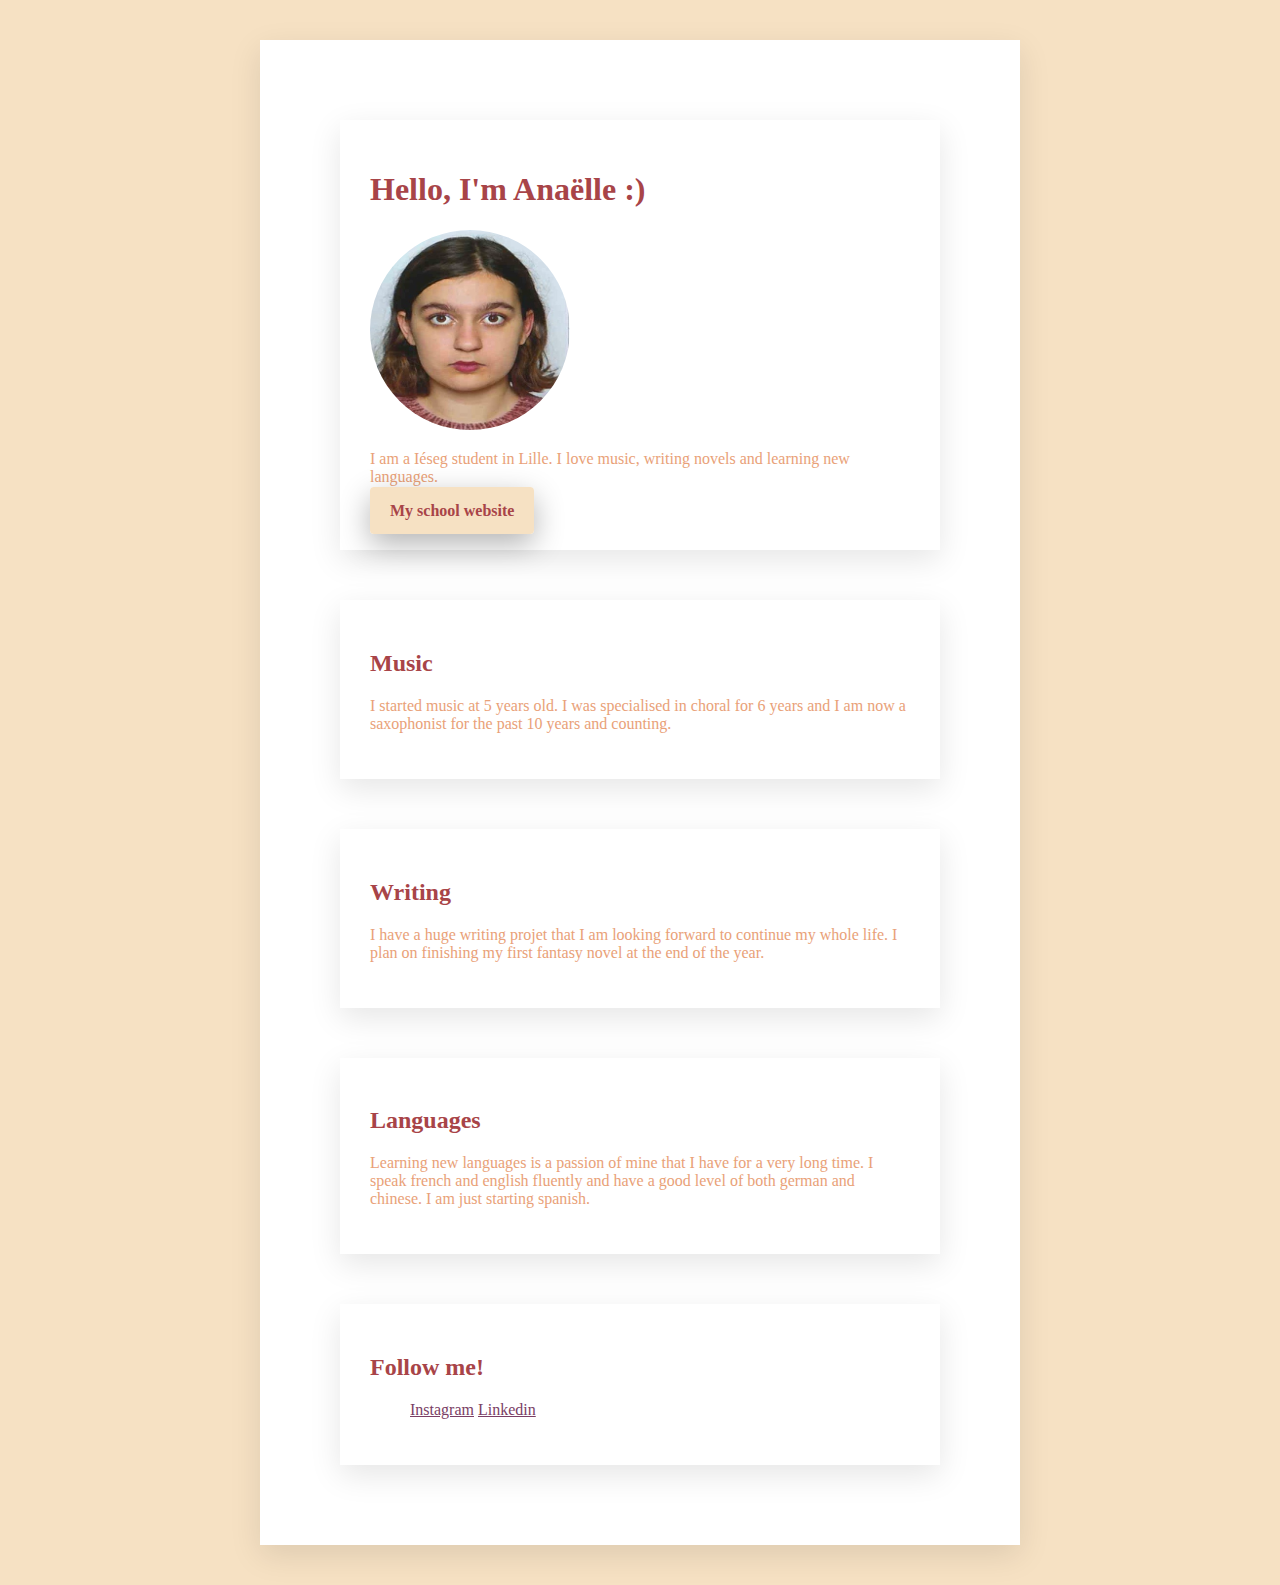
<file: index.html>
<!DOCTYPE html>
<html>
<head>
	<meta charset="utf-8">
	<meta name="description" content="This is my profile">
	<title>Anaëlle Conort's profile</title>
	<link rel="stylesheet" href="style.css">
</head>
<body>
	<div class="container">
		<div>
			<h1>Hello, I'm Anaëlle :)</h1>
			<img src="./images/photo.jpg" alt="phot de profil" id="photo" >
			<p>I am a Iéseg student in Lille. I love music, writing novels and learning new languages.</p>
			<a href="https://www.ieseg-online.com/" target="_blank" id="btn">My school website</a>
		</div>
	
		<div>
			<h2>Music</h2>	
			<p>I started music at 5 years old. I was specialised in choral for 6 years and I am now a saxophonist for the past 10 years and counting.</p>
		</div>
	
		<div>
			<h2>Writing</h2>
			<p>I have a huge writing projet that I am looking forward to continue my whole life. I plan on finishing my first fantasy novel at the end of the year.</p>
		</div>
	
		<div>
			<h2>Languages</h2>
			<p>Learning new languages is a passion of mine that I have for a very long time. I speak french and english fluently and have a good level of both german and chinese. I am just starting spanish.</p>
		</div>
	
		<div>
		<h2>Follow me!</h2>
			<ul>
				<li style="display: inline"> 
					<a href="https://www.instagram.com/anaelle.c.17/" target="_blank">Instagram</a> 
				</li>
				<li style="display: inline"> 
					<a href="https://www.linkedin.com/in/ana%C3%ABlle-conort/" target="_blank">Linkedin</a> 
				</li>
			</ul>
		</div>
	</div>
</body>
</html>
</file>
<file: style.css>
/* Colors and fonts */


body {background: #F6E1C3;
	color: #E9A178;
	font-family: roboto;}
h1, h2 {
	color: #A84448;
}
a {
	color: #7A3E65; 
}
a:hover {
	color: #804674; font-weight: 100;
} 
@media (max-width: 960px) {
  .container {
    width: 700px;
  }
}
@media (max-width: 720px) {
  .container {
    width: 500px;
  }
}
@media (max-width: 540px) {
  .container {
    width: 300px;
  }
}
div  { background: white;
  padding: 30px;
  margin: 50px;
  box-shadow: 0px 10px 30px rgba(0,0,0,0.1);
}

#photo {
	border-radius: 50%;
	width: 200px;
	height: 200px;
}

#btn {
	background-color: #F6E1C3;
	padding: 15px 20px;
	border-radius: 4px;
	color: #A84448;
	font-weight: bold;
	font-family: 'Roboto';
	text-decoration: none;
	box-shadow: 0px 10px 30px rgba(0, 0, 0, 0.3);
}

.container {
	width: 700px;
	margin: 40px auto;
}
</file>
